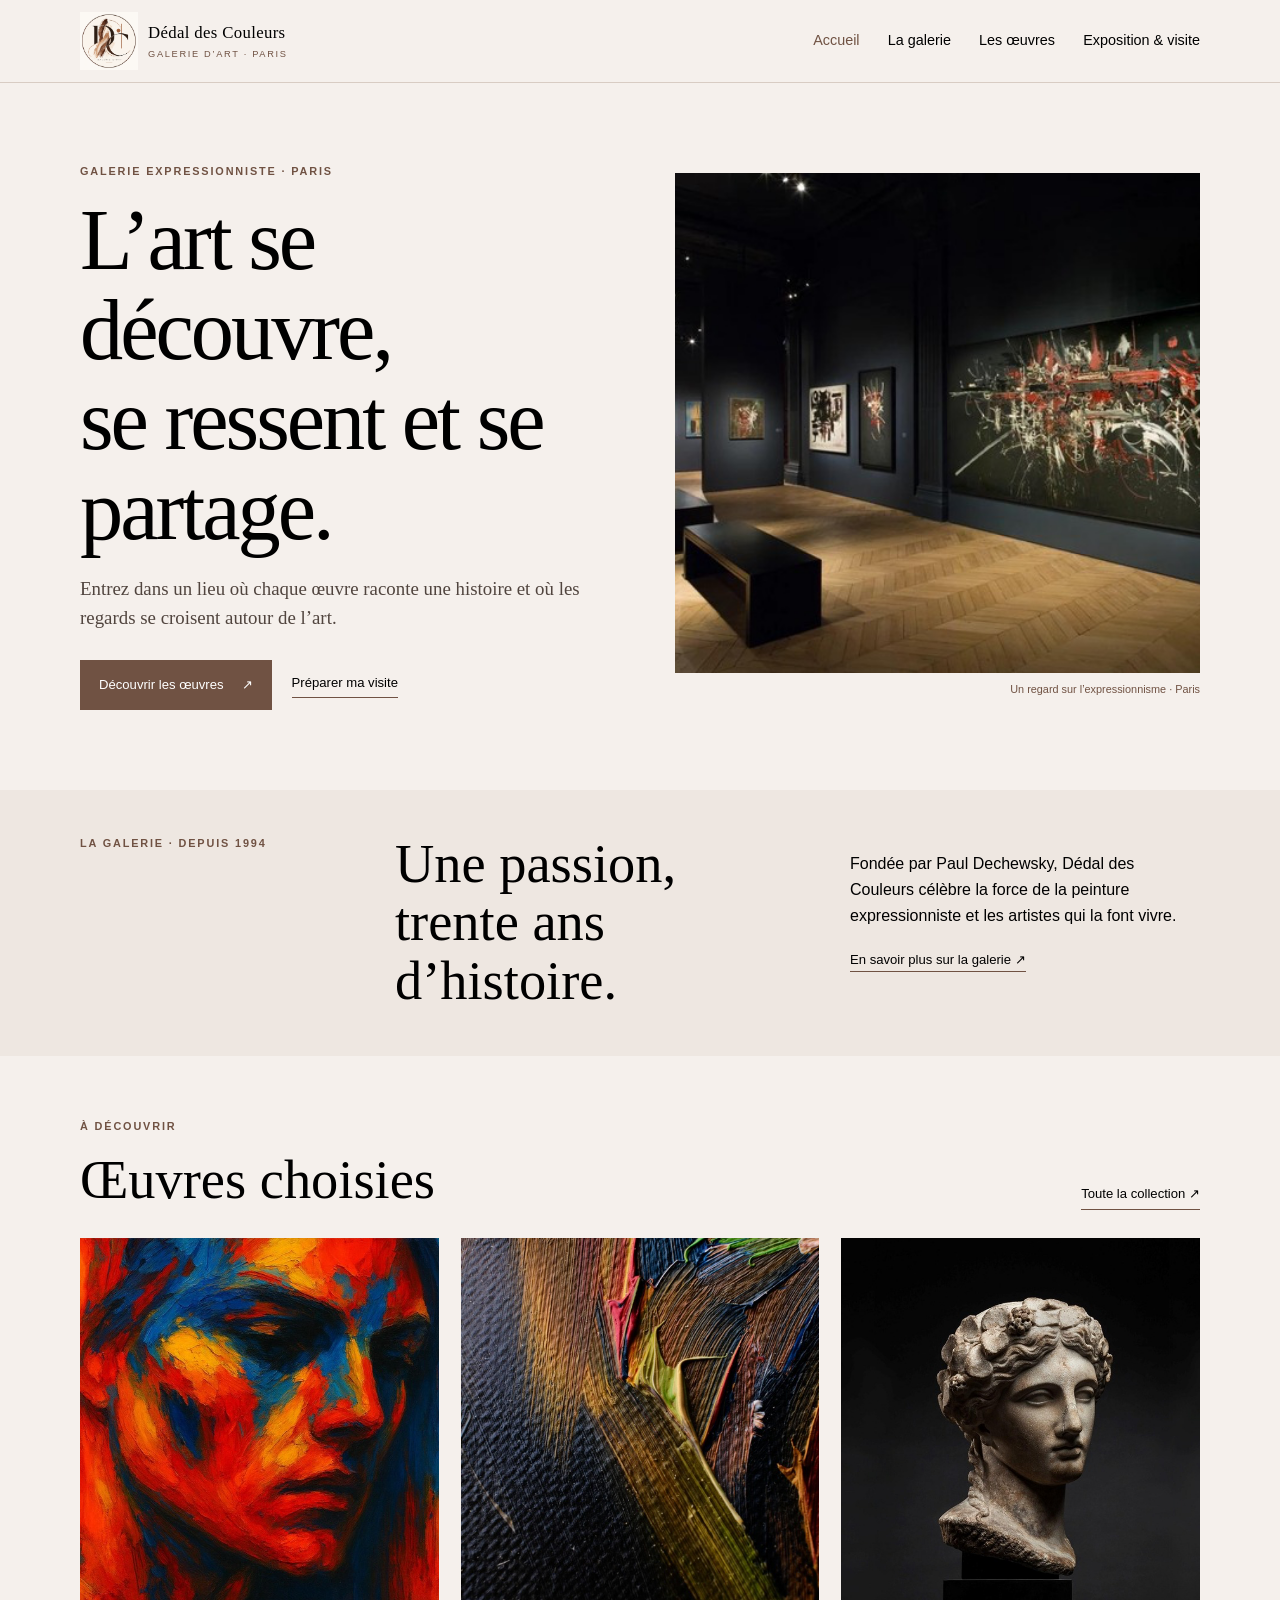
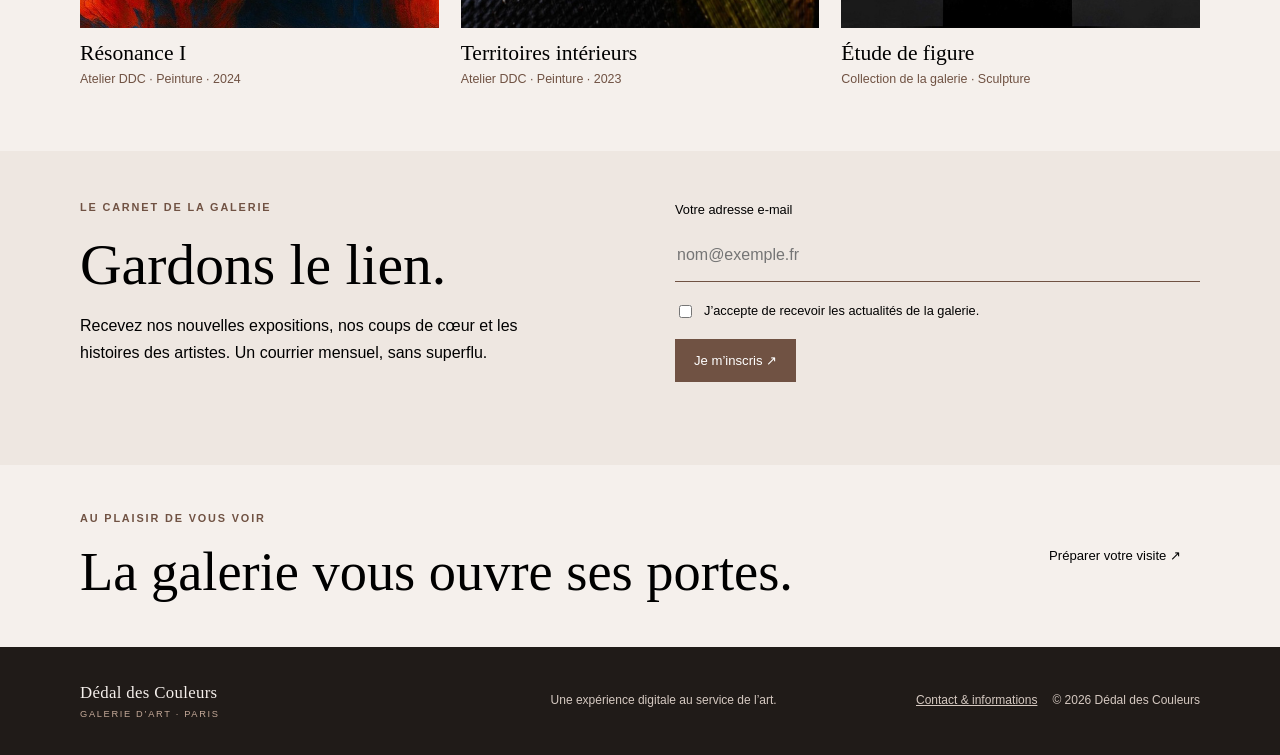
<file: index.html>
<!doctype html>
<html lang="fr">
<head>
  <meta charset="utf-8">
  <meta name="viewport" content="width=device-width, initial-scale=1">
  <meta name="description" content="Dédal des Couleurs, galerie d’art à Paris. Découvrez une sélection de peintures et de sculptures.">
  <title>Dédal des Couleurs — Galerie d’art à Paris</title>
  <link rel="stylesheet" href="styles.css">
  <script src="script.js" defer></script>
</head>
<body>
<header class="site-header">
  <a class="brand" href="index.html" aria-label="Dédal des Couleurs, accueil">
    <img src="assets/logo-dedal.png" alt="Logo Dédal des Couleurs">
    <span><strong>Dédal des Couleurs</strong><small>GALERIE D’ART · PARIS</small></span>
  </a>
  <button class="menu-toggle" aria-expanded="false" aria-controls="main-nav">Menu</button>
  <nav id="main-nav" class="main-nav" aria-label="Navigation principale">
    <a class="active" href="index.html">Accueil</a>
    <a href="galerie.html">La galerie</a>
    <a href="oeuvres.html">Les œuvres</a>
    <a href="visite.html">Exposition &amp; visite</a>
  </nav>
</header>

<main>
  <section class="hero container">
    <div class="hero-copy">
      <p class="eyebrow">GALERIE EXPRESSIONNISTE · PARIS</p>
      <h1>L’art se découvre,<br>se ressent et se partage.</h1>
      <p class="lead">Entrez dans un lieu où chaque œuvre raconte une histoire et où les regards se croisent autour de l’art.</p>
      <div class="actions"><a class="button" href="oeuvres.html">Découvrir les œuvres <span aria-hidden="true">↗</span></a><a class="text-link" href="visite.html">Préparer ma visite</a></div>
    </div>
    <figure class="hero-image"><img src="assets/galerie.png" alt="Vue d’une galerie d’art et de ses œuvres exposées"><figcaption>Un regard sur l’expressionnisme · Paris</figcaption></figure>
  </section>

  <section class="intro-band">
    <div class="container intro-grid">
      <p class="eyebrow">LA GALERIE · DEPUIS 1994</p>
      <h2>Une passion,<br>trente ans d’histoire.</h2>
      <div><p>Fondée par Paul Dechewsky, Dédal des Couleurs célèbre la force de la peinture expressionniste et les artistes qui la font vivre.</p><a class="text-link" href="galerie.html">En savoir plus sur la galerie ↗</a></div>
    </div>
  </section>

  <section class="container section">
    <div class="section-heading"><div><p class="eyebrow">À DÉCOUVRIR</p><h2>Œuvres choisies</h2></div><a class="text-link" href="oeuvres.html">Toute la collection ↗</a></div>
    <div class="art-grid">
      <article class="art-card"><a href="oeuvres.html"><img src="assets/portrait-expressionniste.png" alt="Portrait peint aux couleurs vives"><h3>Résonance I</h3></a><p>Atelier DDC · Peinture · 2024</p></article>
      <article class="art-card"><a href="oeuvres.html"><img src="assets/texture-peinture.png" alt="Détail de matière et de peinture"><h3>Territoires intérieurs</h3></a><p>Atelier DDC · Peinture · 2023</p></article>
      <article class="art-card"><a href="oeuvres.html"><img src="assets/sculpture.png" alt="Buste sculpté en pierre"><h3>Étude de figure</h3></a><p>Collection de la galerie · Sculpture</p></article>
    </div>
  </section>

  <section class="newsletter">
    <div class="container newsletter-grid">
      <div><p class="eyebrow">LE CARNET DE LA GALERIE</p><h2>Gardons le lien.</h2><p>Recevez nos nouvelles expositions, nos coups de cœur et les histoires des artistes. Un courrier mensuel, sans superflu.</p></div>
      <form class="newsletter-form"><label for="email-home">Votre adresse e-mail</label><input id="email-home" type="email" placeholder="nom@exemple.fr" required><label class="consent"><input type="checkbox" required> J’accepte de recevoir les actualités de la galerie.</label><button class="button" type="submit">Je m’inscris ↗</button><p class="form-message" aria-live="polite"></p></form>
    </div>
  </section>
  <section class="container visit-strip"><div><p class="eyebrow">AU PLAISIR DE VOUS VOIR</p><h2>La galerie vous ouvre ses portes.</h2></div><a class="button button-light" href="visite.html">Préparer votre visite ↗</a></section>
</main>
<footer class="site-footer"><div class="container footer-inner"><a class="footer-brand" href="index.html">Dédal des Couleurs <small>GALERIE D’ART · PARIS</small></a><p>Une expérience digitale au service de l’art.</p><a href="visite.html">Contact &amp; informations</a><span>© 2026 Dédal des Couleurs</span></div></footer>
</body></html>
</file>
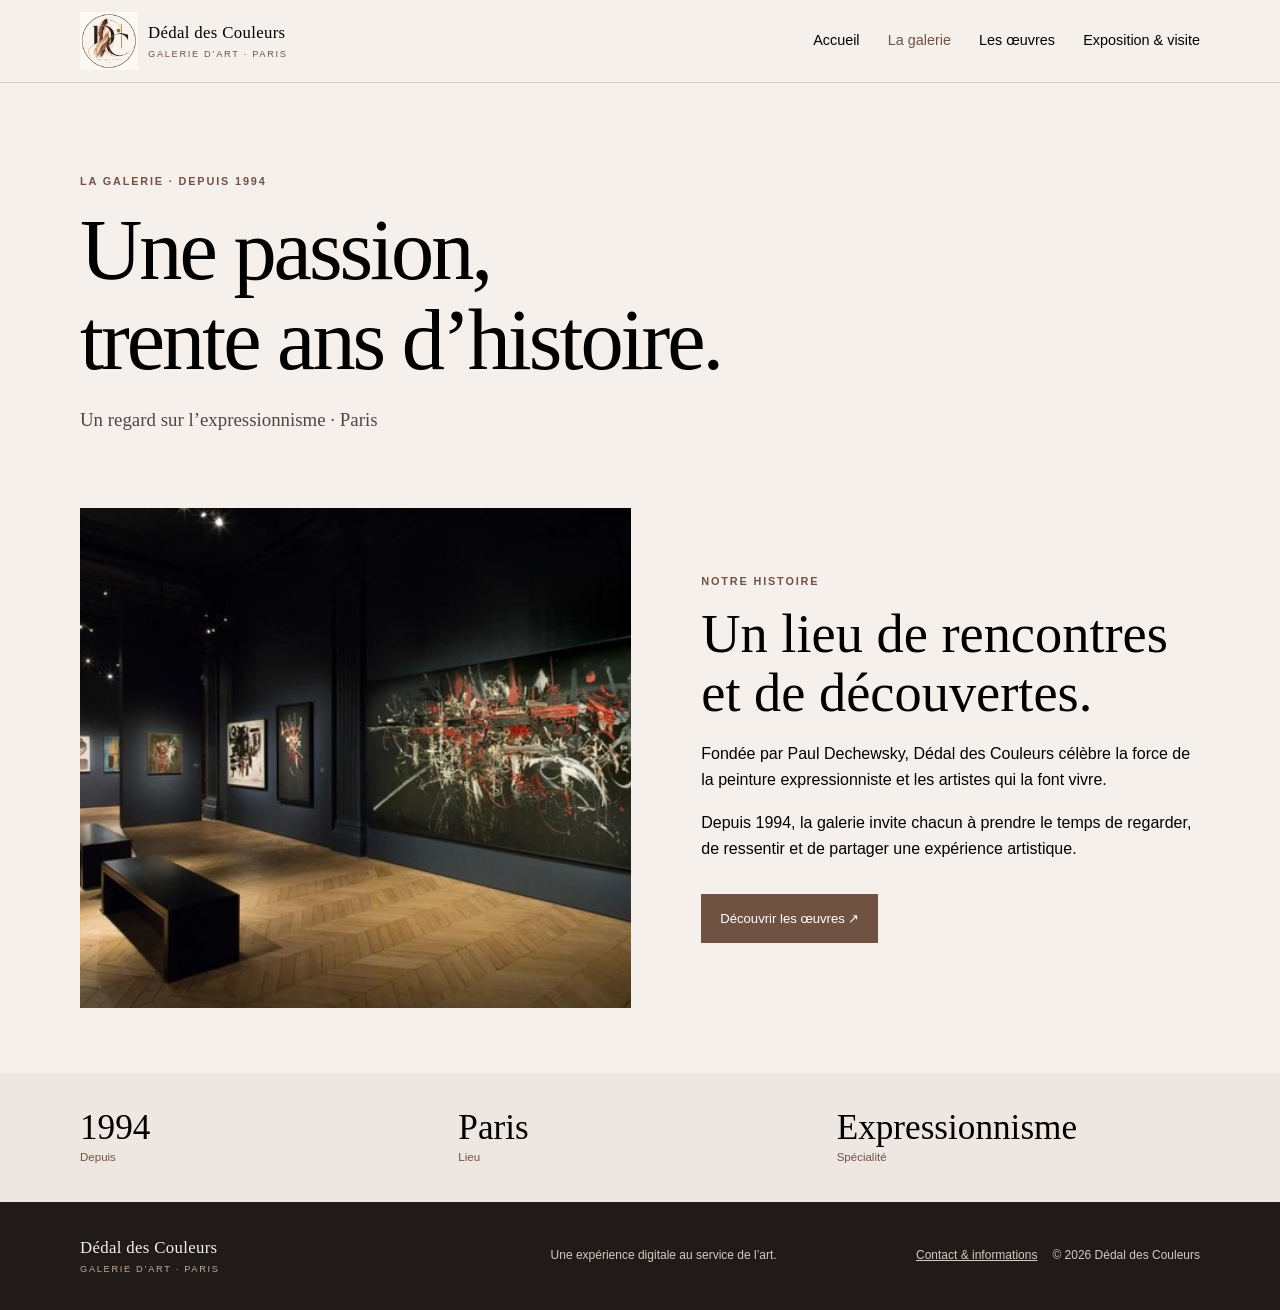
<file: galerie.html>
<!doctype html>
<html lang="fr"><head><meta charset="utf-8"><meta name="viewport" content="width=device-width, initial-scale=1"><meta name="description" content="Découvrez l’histoire de la galerie Dédal des Couleurs à Paris."><title>La galerie — Dédal des Couleurs</title><link rel="stylesheet" href="styles.css"><script src="script.js" defer></script></head>
<body>
<header class="site-header"><a class="brand" href="index.html"><img src="assets/logo-dedal.png" alt=""><span><strong>Dédal des Couleurs</strong><small>GALERIE D’ART · PARIS</small></span></a><button class="menu-toggle" aria-expanded="false" aria-controls="main-nav">Menu</button><nav id="main-nav" class="main-nav" aria-label="Navigation principale"><a href="index.html">Accueil</a><a class="active" href="galerie.html">La galerie</a><a href="oeuvres.html">Les œuvres</a><a href="visite.html">Exposition &amp; visite</a></nav></header>
<main><section class="page-hero container"><p class="eyebrow">LA GALERIE · DEPUIS 1994</p><h1>Une passion,<br>trente ans d’histoire.</h1><p class="lead">Un regard sur l’expressionnisme · Paris</p></section>
<section class="container story-grid"><img src="assets/galerie.png" alt="Salle d’exposition de la galerie"><div><p class="eyebrow">NOTRE HISTOIRE</p><h2>Un lieu de rencontres et de découvertes.</h2><p>Fondée par Paul Dechewsky, Dédal des Couleurs célèbre la force de la peinture expressionniste et les artistes qui la font vivre.</p><p>Depuis 1994, la galerie invite chacun à prendre le temps de regarder, de ressentir et de partager une expérience artistique.</p><a class="button" href="oeuvres.html">Découvrir les œuvres ↗</a></div></section>
<div class="facts"><div class="container facts-grid"><div><strong>1994</strong><span>Depuis</span></div><div><strong>Paris</strong><span>Lieu</span></div><div><strong>Expressionnisme</strong><span>Spécialité</span></div></div></div></main>
<footer class="site-footer"><div class="container footer-inner"><a class="footer-brand" href="index.html">Dédal des Couleurs <small>GALERIE D’ART · PARIS</small></a><p>Une expérience digitale au service de l’art.</p><a href="visite.html">Contact &amp; informations</a><span>© 2026 Dédal des Couleurs</span></div></footer></body></html>
</file>
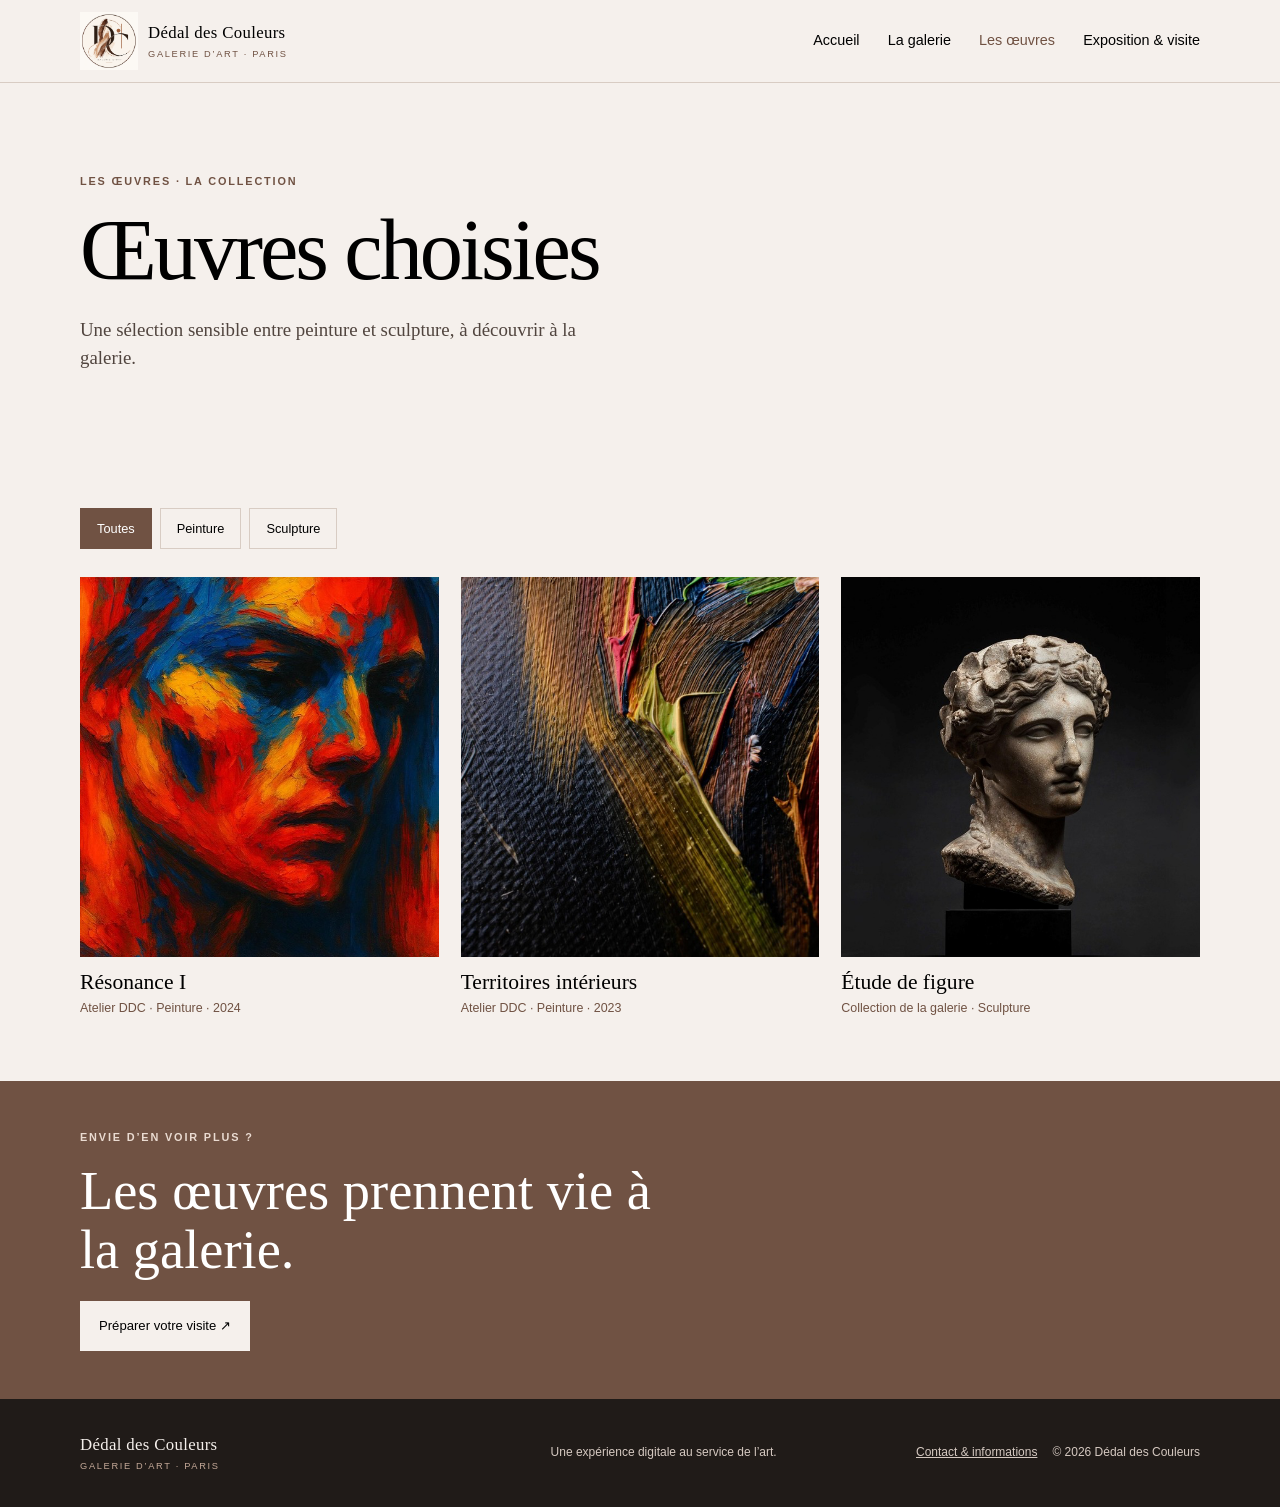
<file: oeuvres.html>
<!doctype html>
<html lang="fr"><head><meta charset="utf-8"><meta name="viewport" content="width=device-width, initial-scale=1"><meta name="description" content="Découvrez une sélection de peintures et de sculptures de Dédal des Couleurs."><title>Les œuvres — Dédal des Couleurs</title><link rel="stylesheet" href="styles.css"><script src="script.js" defer></script></head>
<body>
<header class="site-header"><a class="brand" href="index.html"><img src="assets/logo-dedal.png" alt=""><span><strong>Dédal des Couleurs</strong><small>GALERIE D’ART · PARIS</small></span></a><button class="menu-toggle" aria-expanded="false" aria-controls="main-nav">Menu</button><nav id="main-nav" class="main-nav" aria-label="Navigation principale"><a href="index.html">Accueil</a><a href="galerie.html">La galerie</a><a class="active" href="oeuvres.html">Les œuvres</a><a href="visite.html">Exposition &amp; visite</a></nav></header>
<main><section class="page-hero container"><p class="eyebrow">LES ŒUVRES · LA COLLECTION</p><h1>Œuvres choisies</h1><p class="lead">Une sélection sensible entre peinture et sculpture, à découvrir à la galerie.</p></section>
<div class="container section"><div class="filters" role="group" aria-label="Filtrer les œuvres"><button class="filter active" data-filter="all" aria-pressed="true">Toutes</button><button class="filter" data-filter="peinture" aria-pressed="false">Peinture</button><button class="filter" data-filter="sculpture" aria-pressed="false">Sculpture</button></div>
<div class="art-grid works-grid"><article class="art-card" data-category="peinture"><img src="assets/portrait-expressionniste.png" alt="Portrait expressionniste peint en rouge, orange et bleu"><h2>Résonance I</h2><p>Atelier DDC · Peinture · 2024</p></article><article class="art-card" data-category="peinture"><img src="assets/texture-peinture.png" alt="Détail d’une peinture aux matières colorées"><h2>Territoires intérieurs</h2><p>Atelier DDC · Peinture · 2023</p></article><article class="art-card" data-category="sculpture"><img src="assets/sculpture.png" alt="Buste sculpté en pierre"><h2>Étude de figure</h2><p>Collection de la galerie · Sculpture</p></article></div></div>
<section class="cta-band"><div class="container"><p class="eyebrow">ENVIE D’EN VOIR PLUS ?</p><h2>Les œuvres prennent vie à la galerie.</h2><a class="button button-light" href="visite.html">Préparer votre visite ↗</a></div></section></main>
<footer class="site-footer"><div class="container footer-inner"><a class="footer-brand" href="index.html">Dédal des Couleurs <small>GALERIE D’ART · PARIS</small></a><p>Une expérience digitale au service de l’art.</p><a href="visite.html">Contact &amp; informations</a><span>© 2026 Dédal des Couleurs</span></div></footer></body></html>
</file>
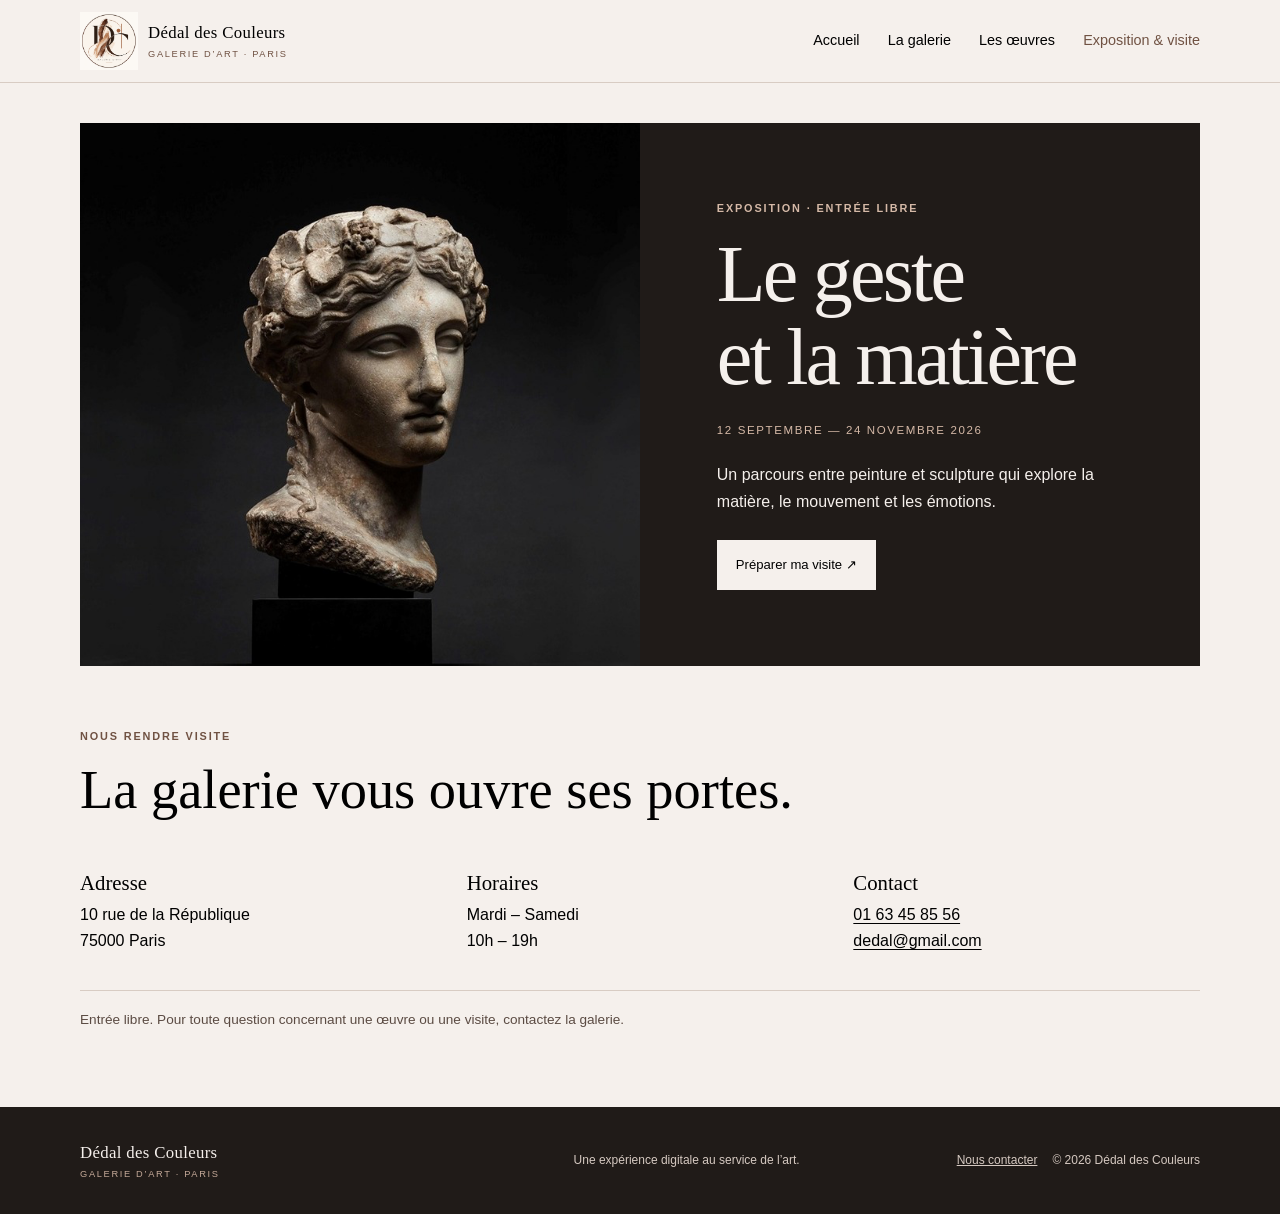
<file: visite.html>
<!doctype html>
<html lang="fr"><head><meta charset="utf-8"><meta name="viewport" content="width=device-width, initial-scale=1"><meta name="description" content="Exposition Le geste et la matière et informations pratiques pour visiter Dédal des Couleurs."><title>Exposition &amp; visite — Dédal des Couleurs</title><link rel="stylesheet" href="styles.css"><script src="script.js" defer></script></head>
<body>
<header class="site-header"><a class="brand" href="index.html"><img src="assets/logo-dedal.png" alt=""><span><strong>Dédal des Couleurs</strong><small>GALERIE D’ART · PARIS</small></span></a><button class="menu-toggle" aria-expanded="false" aria-controls="main-nav">Menu</button><nav id="main-nav" class="main-nav" aria-label="Navigation principale"><a href="index.html">Accueil</a><a href="galerie.html">La galerie</a><a href="oeuvres.html">Les œuvres</a><a class="active" href="visite.html">Exposition &amp; visite</a></nav></header>
<main><section class="exhibition container"><img src="assets/sculpture.png" alt="Buste sculpté présenté dans la collection"><div class="exhibition-copy"><p class="eyebrow">EXPOSITION · ENTRÉE LIBRE</p><h1>Le geste<br>et la matière</h1><p class="date">12 SEPTEMBRE — 24 NOVEMBRE 2026</p><p>Un parcours entre peinture et sculpture qui explore la matière, le mouvement et les émotions.</p><a class="button button-light" href="#infos">Préparer ma visite ↗</a></div></section>
<section id="infos" class="container section"><p class="eyebrow">NOUS RENDRE VISITE</p><h2>La galerie vous ouvre ses portes.</h2><div class="info-grid"><div><h3>Adresse</h3><p>10 rue de la République<br>75000 Paris</p></div><div><h3>Horaires</h3><p>Mardi – Samedi<br>10h – 19h</p></div><div><h3>Contact</h3><p><a href="tel:+33163458556">01 63 45 85 56</a><br><a href="mailto:dedal@gmail.com">dedal@gmail.com</a></p></div></div><p class="note">Entrée libre. Pour toute question concernant une œuvre ou une visite, contactez la galerie.</p></section></main>
<footer class="site-footer"><div class="container footer-inner"><a class="footer-brand" href="index.html">Dédal des Couleurs <small>GALERIE D’ART · PARIS</small></a><p>Une expérience digitale au service de l’art.</p><a href="mailto:dedal@gmail.com">Nous contacter</a><span>© 2026 Dédal des Couleurs</span></div></footer></body></html>
</file>
<file: styles.css>
/* Dédal des Couleurs — styles responsive Mobile First */
:root{--ink:#000000;--paper:#f5f0ec;--brown:#705243;--line:#d8ccc3;--white:#fffdfb;--serif:Georgia,"Times New Roman",serif;--sans:"Arial",Helvetica,sans-serif}
*{box-sizing:border-box}html{scroll-behavior:smooth}body{margin:0;background:var(--paper);color:var(--ink);font-family:var(--sans);line-height:1.65}img{display:block;max-width:100%}a{color:inherit}.container{width:min(1120px,calc(100% - 40px));margin-inline:auto}.site-header{min-height:82px;padding:12px 20px;display:flex;align-items:center;justify-content:space-between;gap:20px;border-bottom:1px solid var(--line);background:var(--paper)}.brand{display:flex;align-items:center;gap:10px;text-decoration:none}.brand img{width:48px;height:48px;object-fit:contain}.brand strong,.footer-brand{display:block;font-family:var(--serif);font-size:1.05rem;font-weight:400;letter-spacing:.02em}.brand small,.footer-brand small{display:block;font-family:var(--sans);font-size:.58rem;letter-spacing:.18em;color:var(--brown)}.menu-toggle{border:1px solid var(--brown);background:transparent;padding:8px 13px;color:var(--ink);font:inherit}.main-nav{display:none;position:absolute;z-index:5;top:82px;left:0;right:0;padding:20px;background:var(--paper);border-bottom:1px solid var(--line);flex-direction:column;gap:14px}.main-nav.open{display:flex}.main-nav a{text-decoration:none;font-size:.9rem}.main-nav a.active,.main-nav a:hover{color:var(--brown)}.hero{padding-block:48px 58px;display:grid;gap:34px;align-items:center}.eyebrow{font-size:.68rem;letter-spacing:.17em;font-weight:700;color:var(--brown);margin:0 0 15px}.hero h1,.page-hero h1,.exhibition h1{font-family:var(--serif);font-weight:400;line-height:1.04;letter-spacing:-.035em;font-size:clamp(2.6rem,8vw,5.4rem);margin:0 0 20px}.lead{font-family:var(--serif);font-size:1.18rem;line-height:1.5;color:#51453f;max-width:520px}.actions{display:flex;align-items:center;flex-wrap:wrap;gap:20px;margin-top:28px}.button{display:inline-flex;align-items:center;gap:18px;background:var(--brown);color:white;text-decoration:none;padding:13px 18px;border:1px solid var(--brown);font-size:.82rem}.button:hover{background:#523a2e}.text-link{font-size:.82rem;text-decoration:none;border-bottom:1px solid var(--brown);padding-bottom:4px}.hero-image{margin:0}.hero-image img{width:100%;height:300px;object-fit:cover}.hero-image figcaption{font-size:.68rem;color:var(--brown);text-align:right;margin-top:8px}.intro-band{background:#eee7e1;padding:45px 0}.intro-grid{display:grid;gap:15px}.intro-grid h2,.section h2,.section-heading h2,.visit-strip h2,.story-grid h2,.cta-band h2{font:400 clamp(2rem,5vw,3.4rem)/1.08 var(--serif);margin:0}.intro-grid p:not(.eyebrow){max-width:480px}.section{padding-block:62px}.section-heading{display:flex;align-items:end;justify-content:space-between;gap:20px;margin-bottom:28px}.art-grid{display:grid;grid-template-columns:1fr;gap:30px}.art-card{min-width:0}.art-card a{text-decoration:none}.art-card img{width:100%;height:300px;object-fit:cover;background:#ddd}.art-card h3,.art-card h2{font:400 1.35rem var(--serif);margin:13px 0 3px}.art-card p{font-size:.78rem;color:var(--brown);margin:0}.newsletter{background:#eee7e1;padding:48px 0}.newsletter-grid{display:grid;gap:28px}.newsletter h2{font:400 clamp(2.3rem,5vw,3.6rem) var(--serif);margin:0 0 12px}.newsletter-grid>div>p:last-child{max-width:460px}.newsletter-form{display:grid;gap:10px;align-content:center}.newsletter-form label{font-size:.8rem}.newsletter-form input[type=email]{width:100%;border:0;border-bottom:1px solid var(--brown);background:transparent;padding:12px 2px;font:inherit}.consent{display:flex;align-items:flex-start;gap:9px;margin:8px 0}.consent input{margin-top:5px}.newsletter-form .button{justify-self:start;cursor:pointer}.form-message{font-size:.8rem;color:var(--brown)}.visit-strip{padding-block:45px;display:flex;flex-direction:column;gap:24px}.site-footer{background:#201b18;color:var(--paper);padding:32px 0}.footer-inner{display:grid;gap:15px}.footer-brand{color:var(--paper);text-decoration:none}.footer-brand small{color:#c4a998}.footer-inner p,.footer-inner span,.footer-inner>a:not(.footer-brand){font-size:.75rem;color:#d5c9c1}.page-hero{padding-block:65px 40px}.page-hero .lead{margin-top:12px}.story-grid{display:grid;gap:30px;padding-bottom:65px}.story-grid>img{width:100%;height:320px;object-fit:cover}.story-grid h2{margin-bottom:18px}.story-grid p:not(.eyebrow){max-width:520px}.story-grid .button{margin-top:15px}.facts{background:#eee7e1;padding:35px 0}.facts-grid{display:grid;grid-template-columns:repeat(3,1fr);gap:15px}.facts-grid div{display:grid}.facts-grid strong{font:400 clamp(1.3rem,4vw,2.2rem) var(--serif)}.facts-grid span{font-size:.72rem;color:var(--brown)}.filters{display:flex;gap:8px;margin-bottom:28px}.filter{background:transparent;border:1px solid var(--line);padding:9px 16px;font:inherit;font-size:.8rem;cursor:pointer}.filter.active,.filter:hover{background:var(--brown);color:white;border-color:var(--brown)}.works-grid .art-card[hidden]{display:none}.cta-band{background:var(--brown);color:white;padding:48px 0}.cta-band .eyebrow{color:#eadbd1}.cta-band h2{max-width:620px;margin-bottom:22px}.button-light{background:var(--paper);color:var(--ink);border-color:var(--paper)}.button-light:hover{background:white}.exhibition{display:grid;background:#201b18;color:var(--paper);margin-top:25px}.exhibition>img{width:100%;height:340px;object-fit:cover}.exhibition-copy{padding:35px 25px}.exhibition-copy .eyebrow{color:#d5b9a7}.exhibition h1{font-size:clamp(3rem,8vw,5rem)}.date{font-size:.72rem;letter-spacing:.14em;color:#d5b9a7;margin:22px 0}.exhibition-copy>p:not(.eyebrow):not(.date){max-width:430px;margin-bottom:25px}.info-grid{display:grid;gap:24px;margin-top:30px}.info-grid h3{font:400 1.3rem var(--serif);margin-bottom:7px}.info-grid p{margin:0}.info-grid a{text-decoration-thickness:1px;text-underline-offset:3px}.note{margin-top:35px;padding-top:18px;border-top:1px solid var(--line);font-size:.85rem;color:#5b4b43}
@media(min-width:700px){.site-header{padding-inline:max(30px,calc((100% - 1120px)/2));}.menu-toggle{display:none}.main-nav{display:flex;position:static;flex-direction:row;align-items:center;padding:0;border:0;background:transparent;gap:clamp(15px,2.2vw,32px)}.hero{grid-template-columns:1fr 1fr;padding-block:80px}.hero-image img{height:420px}.intro-grid{grid-template-columns:.8fr 1.2fr 1fr;align-items:start;gap:35px}.art-grid{grid-template-columns:repeat(3,1fr);gap:22px}.art-card img{height:340px}.newsletter-grid{grid-template-columns:1fr 1fr;gap:70px}.visit-strip{flex-direction:row;align-items:center;justify-content:space-between}.footer-inner{grid-template-columns:1.2fr 1fr auto;align-items:center}.footer-inner span{grid-column:1/-1}.page-hero{padding-block:90px 55px}.story-grid{grid-template-columns:1.05fr .95fr;align-items:center;gap:70px}.story-grid>img{height:500px}.exhibition{grid-template-columns:1fr 1fr;margin-top:40px}.exhibition>img{height:100%;min-height:520px}.exhibition-copy{padding:clamp(35px,6vw,80px)}.info-grid{grid-template-columns:repeat(3,1fr);gap:40px}.works-grid .art-card img{height:380px}}
@media(min-width:1000px){.brand img{width:58px;height:58px}.hero{gap:70px}.hero-image img{height:500px}.art-card img{height:390px}.footer-inner{grid-template-columns:1.3fr 1fr auto auto}.footer-inner span{grid-column:auto}}
</file>
